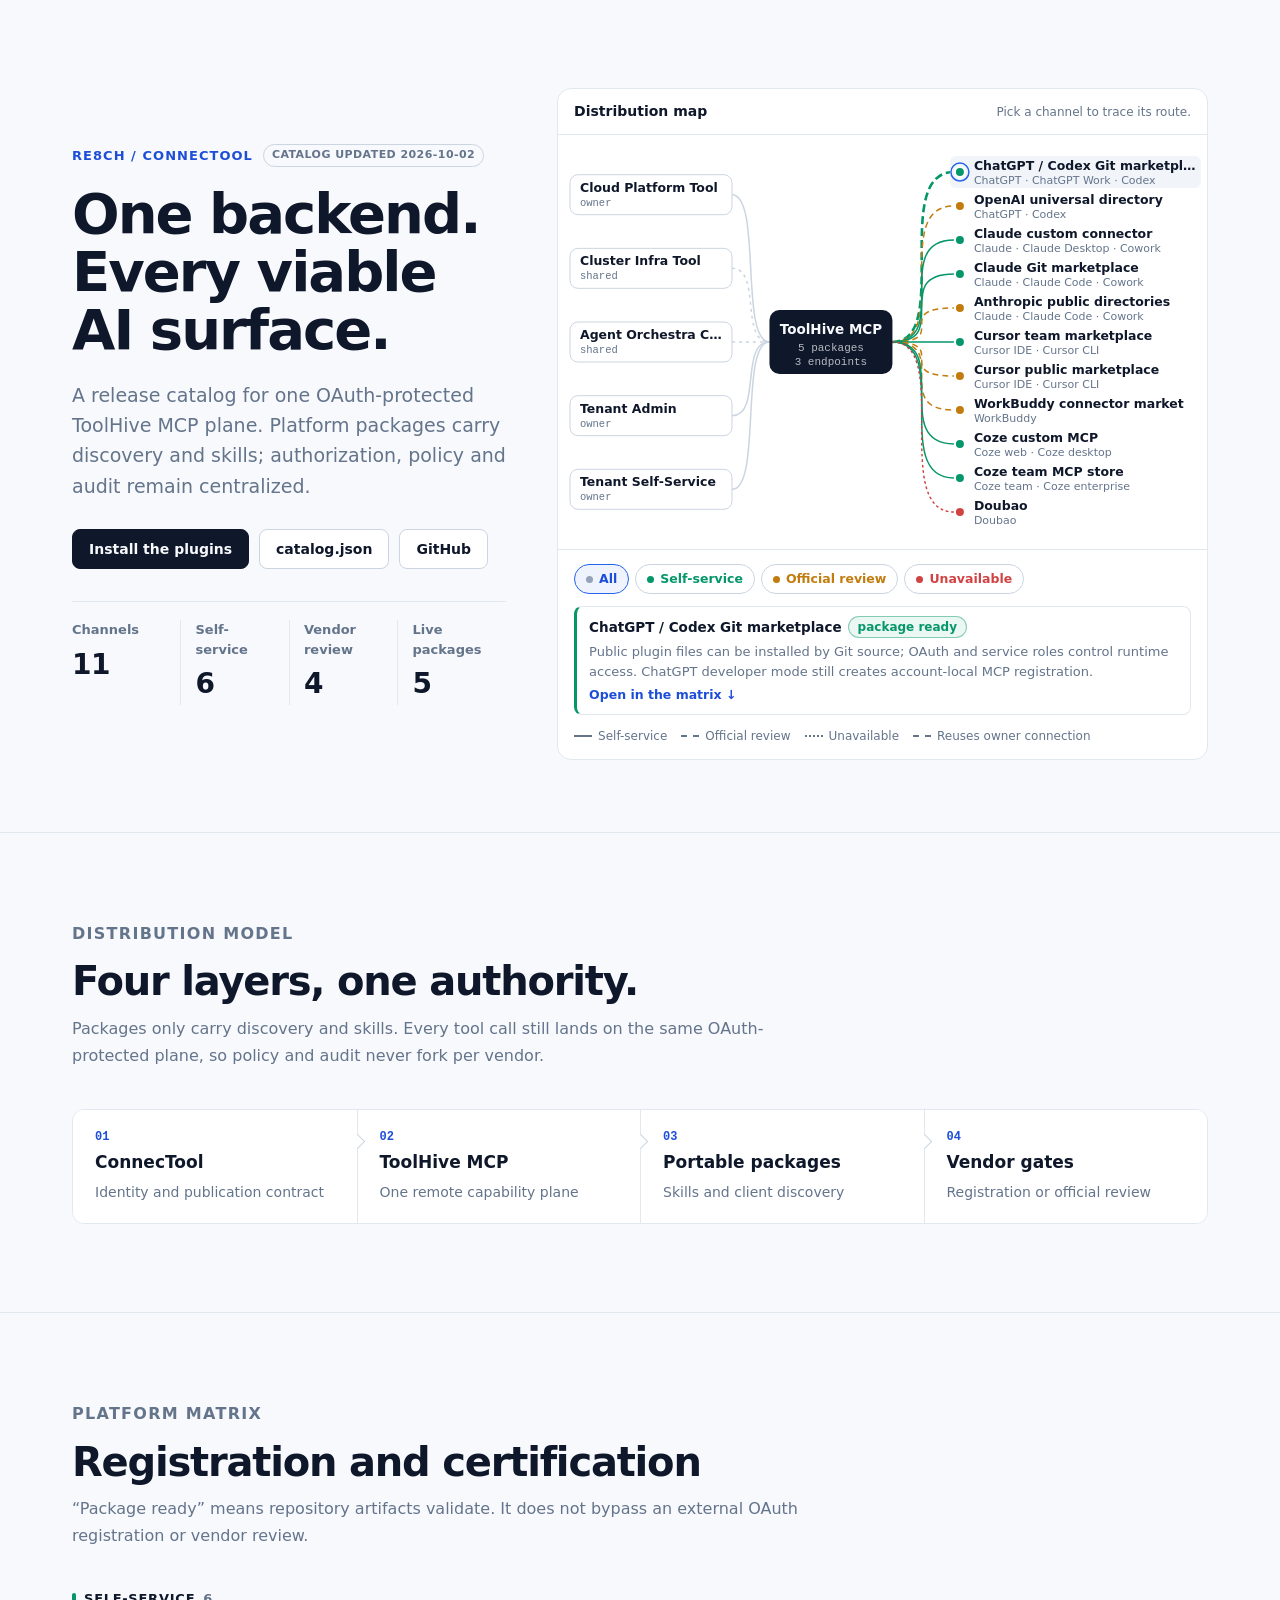
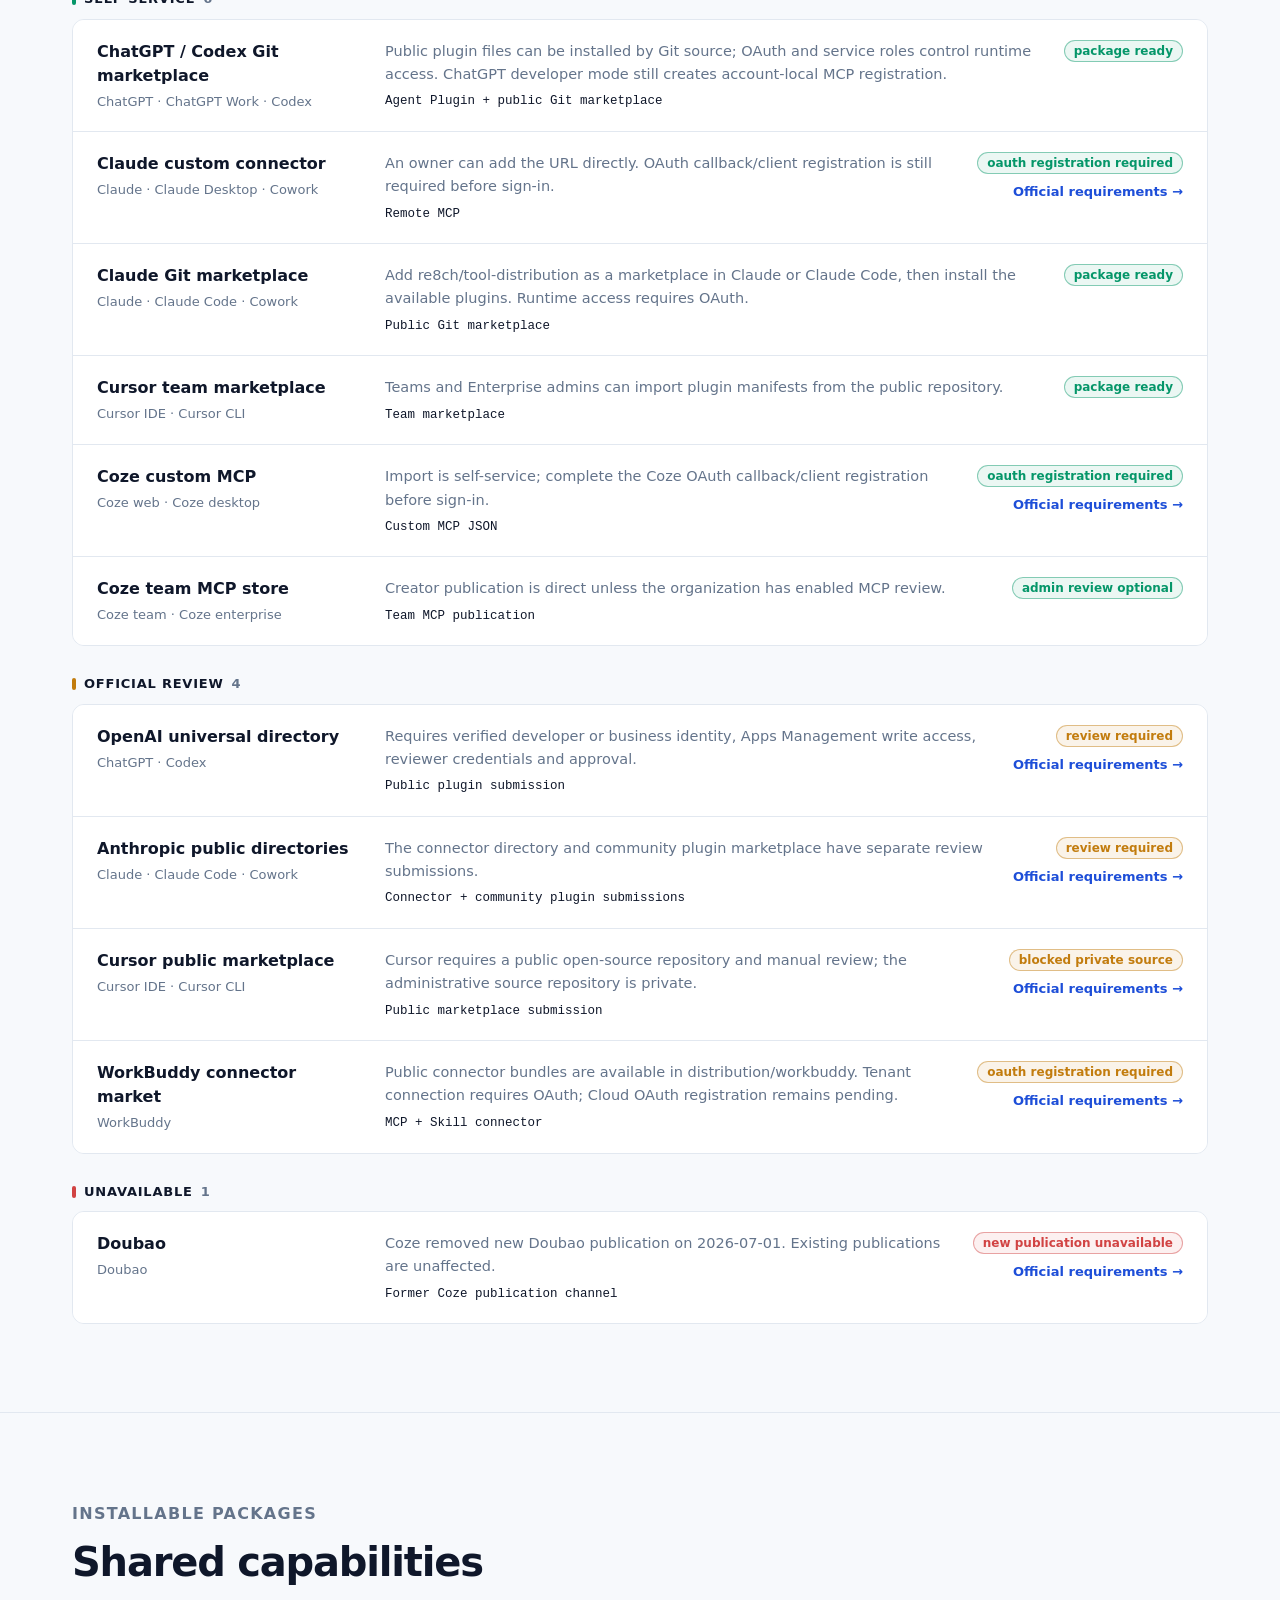
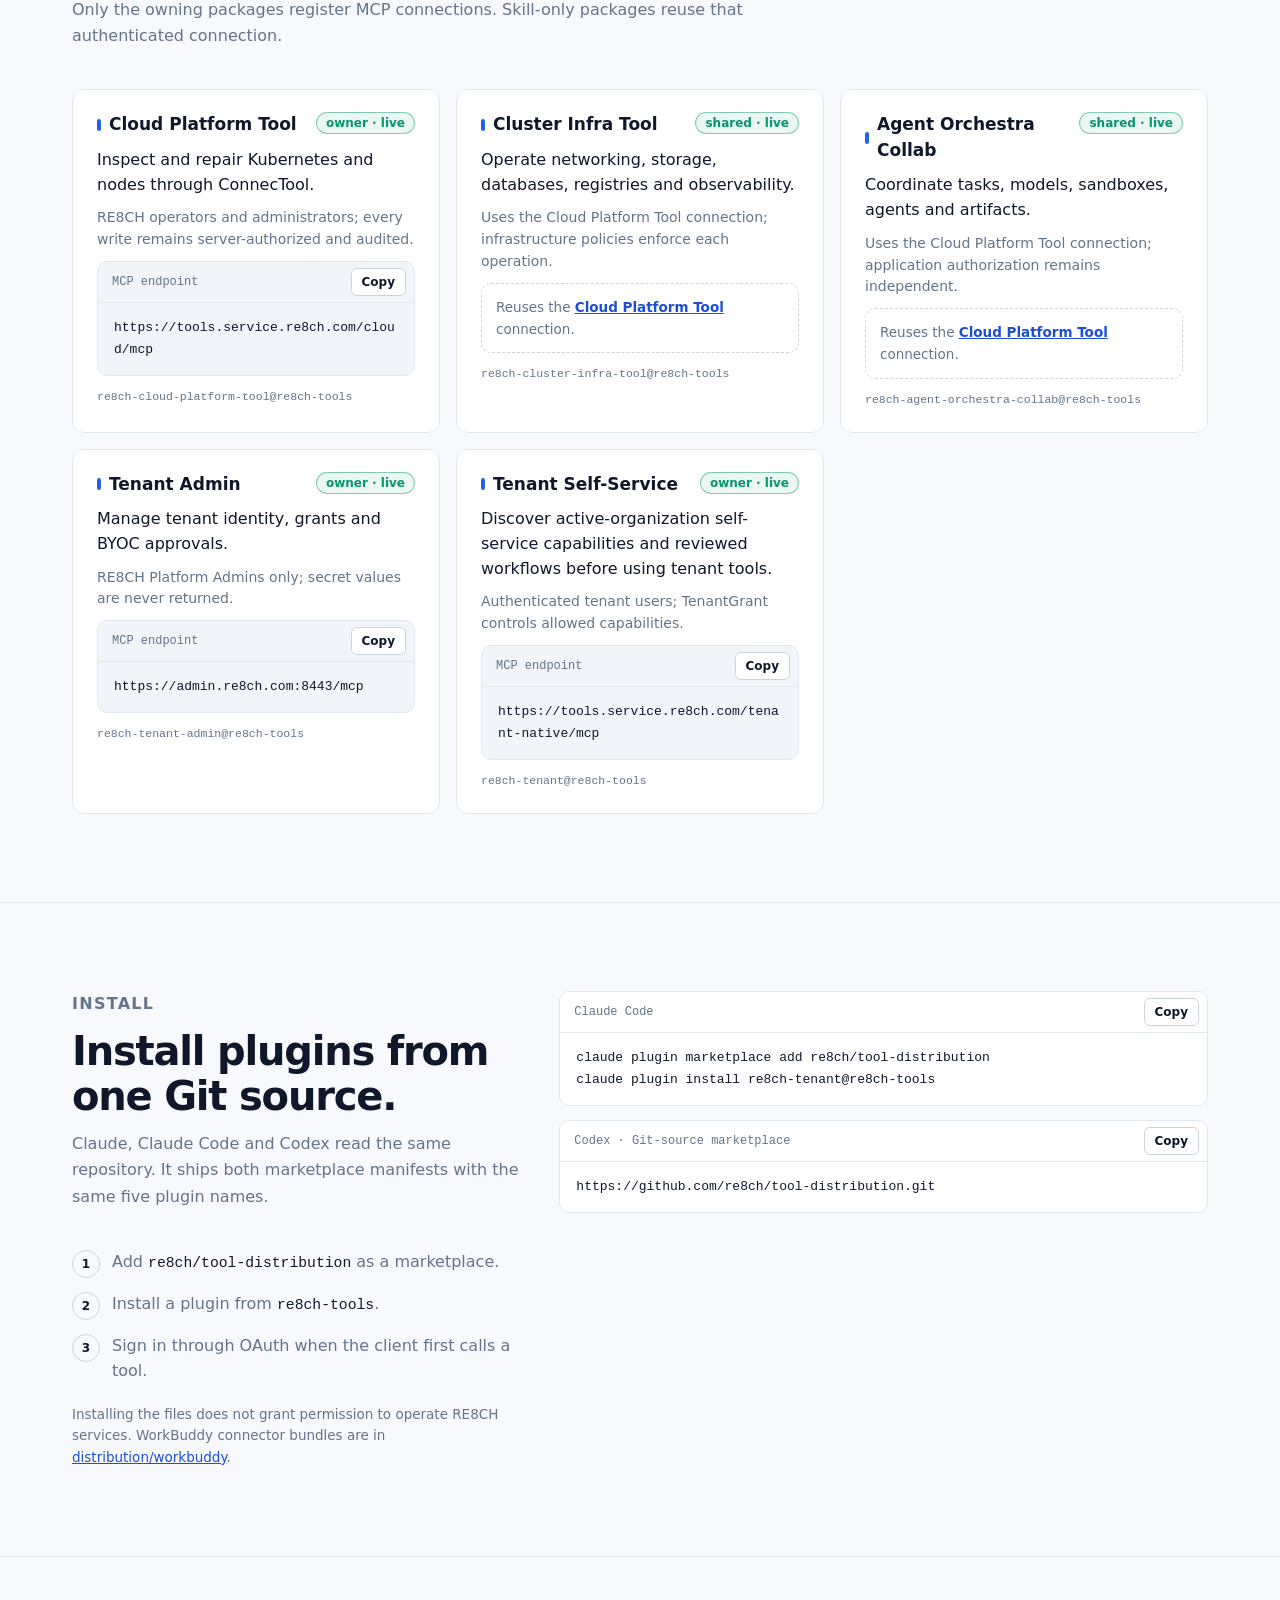
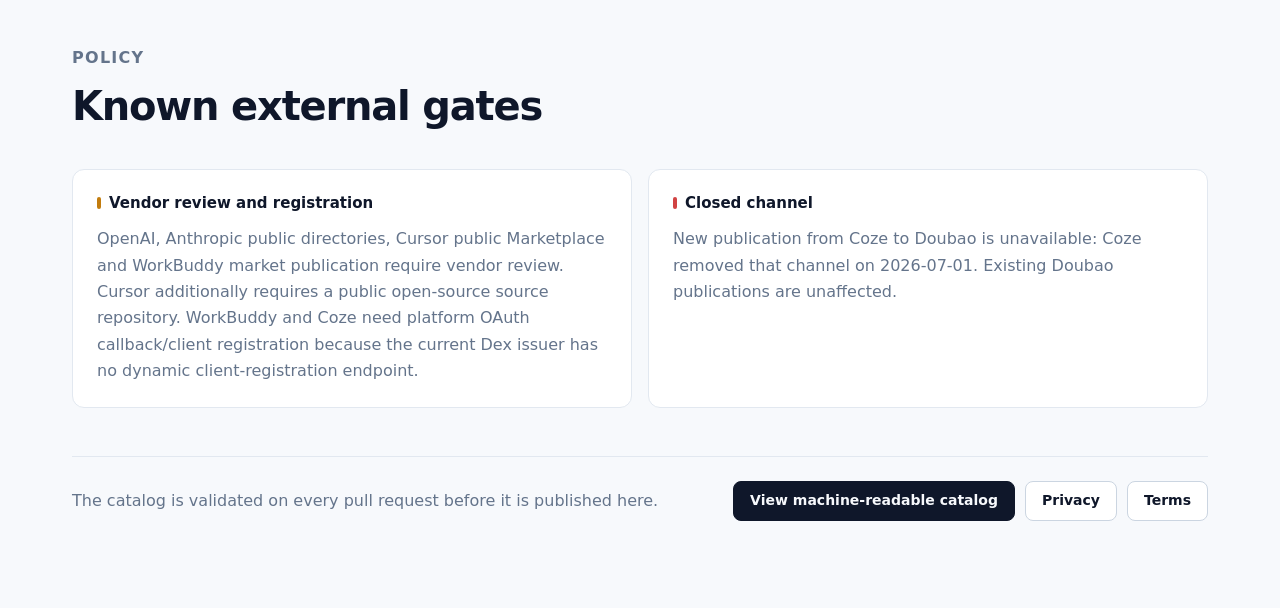
<file: docs/index.html>
<!doctype html>
<html lang="en" data-site="tool-distribution">
<head>
  <meta charset="utf-8">
  <meta name="viewport" content="width=device-width, initial-scale=1">
  <title>RE8CH Tool Distribution</title>
  <meta name="description" content="RE8CH ConnecTool distribution status across ChatGPT, Codex, Claude, Cowork, Cursor, WorkBuddy, Coze and Doubao.">
  <meta name="theme-color" content="#f7f9fc">
  <meta property="og:title" content="RE8CH Tool Distribution">
  <meta property="og:description" content="One OAuth-protected ToolHive MCP plane, packaged for every viable AI surface.">
  <meta property="og:url" content="https://re8ch.github.io/tool-distribution/">
  <link rel="canonical" href="https://re8ch.github.io/tool-distribution/">
  <link rel="sitemap" type="application/xml" title="Sitemap" href="https://re8ch.github.io/tool-distribution/sitemap.xml">
  <link rel="icon" type="image/svg+xml" href="https://brand-assets.re8ch.com/SVG/logo.svg">
  <link rel="stylesheet" href="./styles.css?v=20261028-td-1">
  <link rel="stylesheet" href="https://brand-assets.re8ch.com/dist/current/re8ch-navigator.css">
  <link rel="stylesheet" href="https://brand-assets.re8ch.com/dist/current/re8ch-footer.css">
  <script src="./boot.js?v=20261028-td-1"></script>
  <script src="https://brand-assets.re8ch.com/dist/current/re8ch-navigator.js" defer></script>
  <script src="https://brand-assets.re8ch.com/dist/current/re8ch-footer.js" defer></script>
  <script src="./site.js?v=20261028-td-1" defer></script>
  <script src="./app.js?v=20261028-td-1" defer></script>
</head>
<body>
  <div class="shell">
  <re8ch-navigator product="re8ch" brand="RE8CH Tool Distribution" locale="en" home-href="./" links='[{"label":"Map","href":"#map"},{"label":"Channels","href":"#channels"},{"label":"Packages","href":"#plugins"},{"label":"Install","href":"#install"},{"label":"Gates","href":"#gates"}]' language-options='[{"label":"English","value":"en","href":"./"}]' language-mode="available" extra-actions='[]'></re8ch-navigator>
  <main>
    <section class="hero">
      <div class="wrap hero-grid">
        <div>
          <p class="eyebrow">RE8CH / ConnecTool <span class="tag" id="updated">Distribution catalog</span></p>
          <h1>One backend. Every viable AI surface.</h1>
          <p class="lead">A release catalog for one OAuth-protected ToolHive MCP plane. Platform packages carry discovery and skills; authorization, policy and audit remain centralized.</p>
          <div class="actions"><a class="button primary" href="#install">Install the plugins</a><a class="button" href="./catalog.json">catalog.json</a><a class="button" href="https://github.com/re8ch/tool-distribution" rel="noopener">GitHub</a></div>
          <div class="stats" aria-live="polite">
            <div><span>Channels</span><strong data-stat="channels">11</strong></div>
            <div><span>Self-service</span><strong data-stat="self-service">6</strong></div>
            <div><span>Vendor review</span><strong data-stat="official-review">4</strong></div>
            <div><span>Live packages</span><strong data-stat="live">5</strong></div>
          </div>
        </div>
        <div class="figure" id="map">
          <div class="figure-head"><b>Distribution map</b><small>Pick a channel to trace its route.</small></div>
          <div class="figure-body" data-map><svg role="group" aria-label="Packages, the shared MCP plane and distribution channels"></svg></div>
          <div class="figure-foot">
            <div class="chips" data-map-filter role="group" aria-label="Filter channels">
              <button class="chip" type="button" data-filter="all" aria-pressed="true">All</button>
              <button class="chip k-ok" type="button" data-filter="self-service" aria-pressed="false">Self-service</button>
              <button class="chip k-warn" type="button" data-filter="official-review" aria-pressed="false">Official review</button>
              <button class="chip k-bad" type="button" data-filter="unavailable" aria-pressed="false">Unavailable</button>
            </div>
            <div class="verdict" data-map-caption aria-live="polite"><b>Loading catalog…</b></div>
            <div class="legend"><span class="k-ok"><i></i>Self-service</span><span class="k-warn"><i></i>Official review</span><span class="k-bad"><i></i>Unavailable</span><span class="k-shared"><i></i>Reuses owner connection</span></div>
          </div>
        </div>
      </div>
    </section>

    <section class="section" id="model">
      <div class="wrap">
        <div class="section-head"><p class="eyebrow">Distribution model</p><h2>Four layers, one authority.</h2><p>Packages only carry discovery and skills. Every tool call still lands on the same OAuth-protected plane, so policy and audit never fork per vendor.</p></div>
        <div class="layers">
          <article><span class="idx">01</span><h3>ConnecTool</h3><p>Identity and publication contract</p></article>
          <article><span class="idx">02</span><h3>ToolHive MCP</h3><p>One remote capability plane</p></article>
          <article><span class="idx">03</span><h3>Portable packages</h3><p>Skills and client discovery</p></article>
          <article><span class="idx">04</span><h3>Vendor gates</h3><p>Registration or official review</p></article>
        </div>
      </div>
    </section>

    <section class="section" id="channels">
      <div class="wrap">
        <div class="section-head"><p class="eyebrow">Platform matrix</p><h2>Registration and certification</h2><p>“Package ready” means repository artifacts validate. It does not bypass an external OAuth registration or vendor review.</p></div>
        <div data-channels aria-live="polite"><p class="note">Loading catalog…</p></div>
      </div>
    </section>

    <section class="section" id="plugins">
      <div class="wrap">
        <div class="section-head"><p class="eyebrow">Installable packages</p><h2>Shared capabilities</h2><p>Only the owning packages register MCP connections. Skill-only packages reuse that authenticated connection.</p></div>
        <div class="packages" data-plugins aria-live="polite"></div>
      </div>
    </section>

    <section class="section" id="install">
      <div class="wrap install">
        <div>
          <div class="section-head"><p class="eyebrow">Install</p><h2>Install plugins from one Git source.</h2><p>Claude, Claude Code and Codex read the same repository. It ships both marketplace manifests with the same five plugin names.</p></div>
          <ol class="steps">
            <li><span>Add <code>re8ch/tool-distribution</code> as a marketplace.</span></li>
            <li><span>Install a plugin from <code>re8ch-tools</code>.</span></li>
            <li><span>Sign in through OAuth when the client first calls a tool.</span></li>
          </ol>
          <p class="note">Installing the files does not grant permission to operate RE8CH services. WorkBuddy connector bundles are in <a href="https://github.com/re8ch/tool-distribution/tree/main/distribution/workbuddy" rel="noopener">distribution/workbuddy</a>.</p>
        </div>
        <div class="code-stack">
          <div class="code">
            <div class="code-head"><span>Claude Code</span><button class="copy" type="button" data-copy-target="code-claude">Copy</button></div>
            <pre id="code-claude">claude plugin marketplace add re8ch/tool-distribution
claude plugin install re8ch-tenant@re8ch-tools</pre>
          </div>
          <div class="code">
            <div class="code-head"><span>Codex · Git-source marketplace</span><button class="copy" type="button" data-copy-target="code-codex">Copy</button></div>
            <pre id="code-codex">https://github.com/re8ch/tool-distribution.git</pre>
          </div>
        </div>
      </div>
    </section>

    <section class="section" id="gates">
      <div class="wrap">
        <div class="section-head"><p class="eyebrow">Policy</p><h2>Known external gates</h2></div>
        <div class="split">
          <div class="panel warn"><h3>Vendor review and registration</h3><p>OpenAI, Anthropic public directories, Cursor public Marketplace and WorkBuddy market publication require vendor review. Cursor additionally requires a public open-source source repository. WorkBuddy and Coze need platform OAuth callback/client registration because the current Dex issuer has no dynamic client-registration endpoint.</p></div>
          <div class="panel bad"><h3>Closed channel</h3><p>New publication from Coze to Doubao is unavailable: Coze removed that channel on 2026-07-01. Existing Doubao publications are unaffected.</p></div>
        </div>
        <div class="closing">
          <p>The catalog is validated on every pull request before it is published here.</p>
          <div class="actions"><a class="button primary" href="https://github.com/re8ch/tool-distribution">View machine-readable catalog</a><a class="button" href="./privacy.html">Privacy</a><a class="button" href="./terms.html">Terms</a></div>
        </div>
      </div>
    </section>
  </main>
  <re8ch-footer active-product="re8ch" locale="en" theme="light" language-options='[{"label":"English","value":"en","href":"./"}]' language-mode="available" brand-logo="https://brand-assets.re8ch.com/SVG/logo.svg"></re8ch-footer>
  </div>
</body>
</html>
</file>
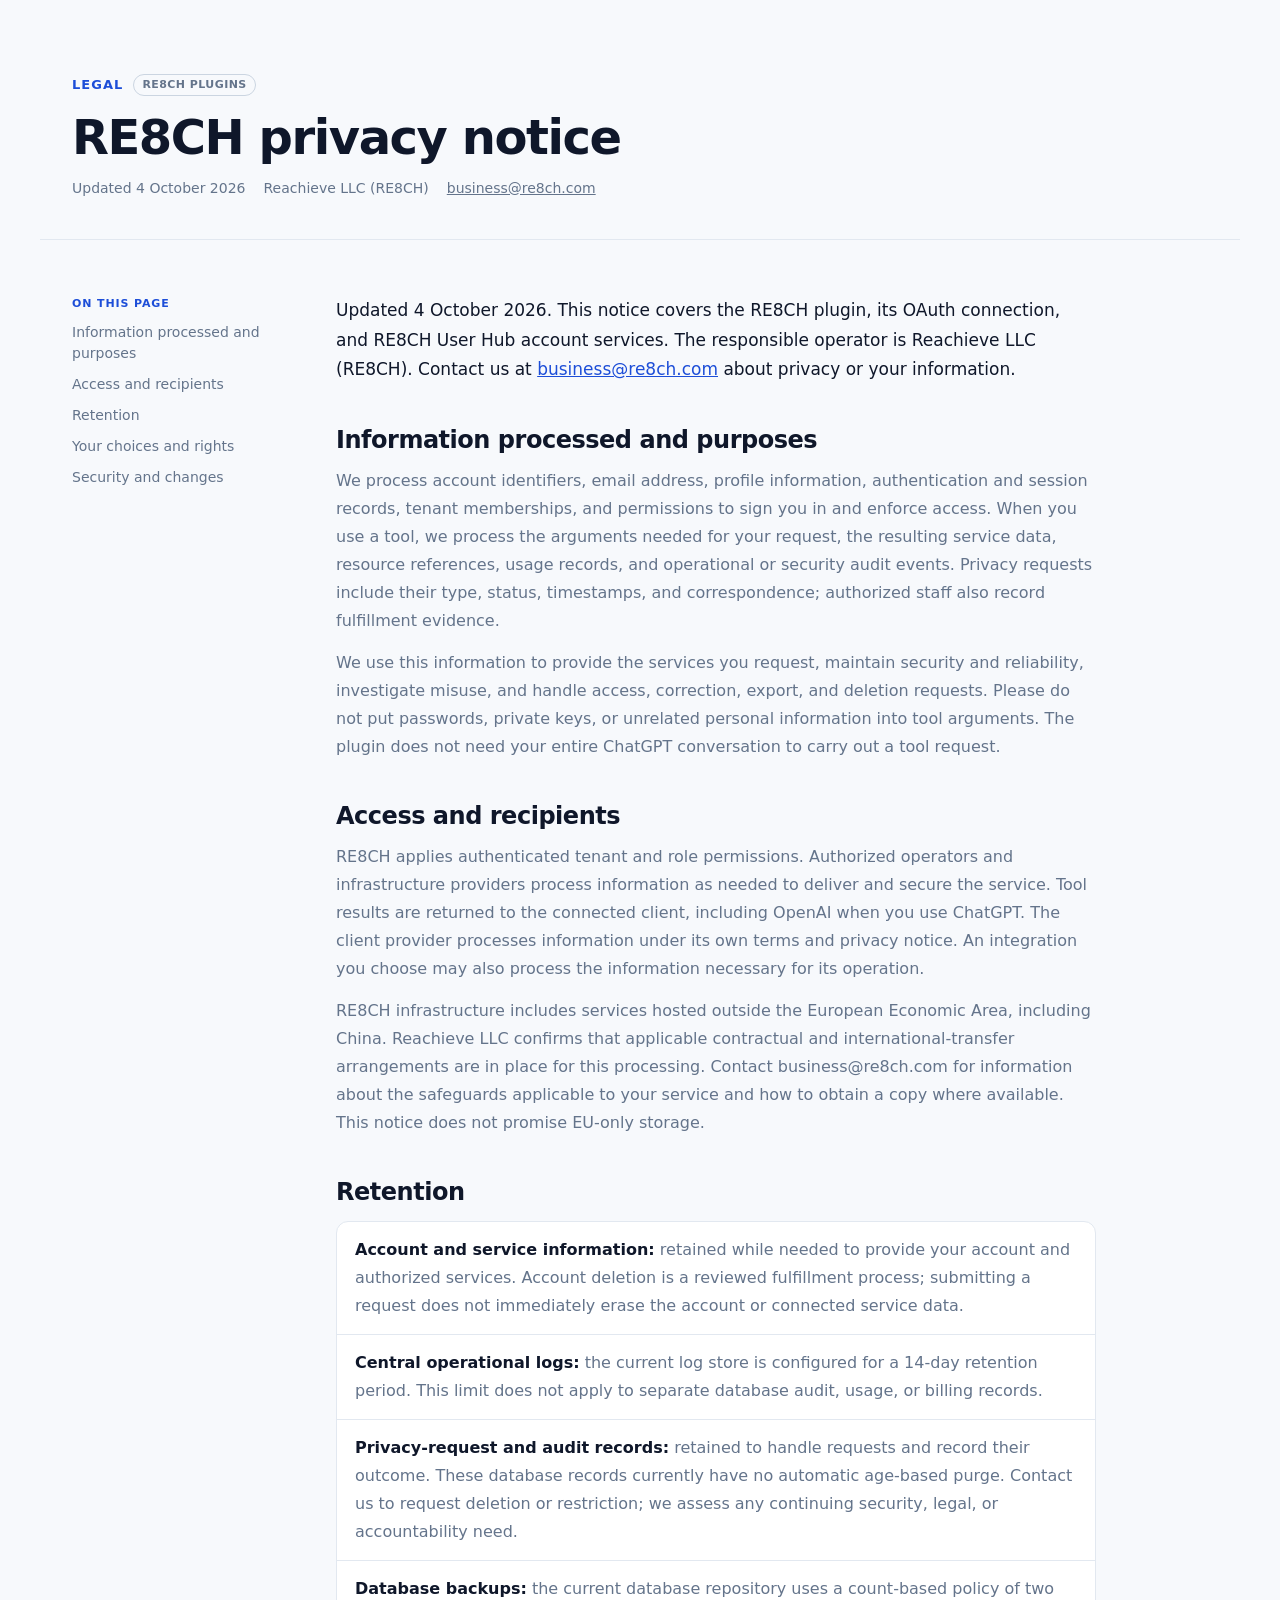
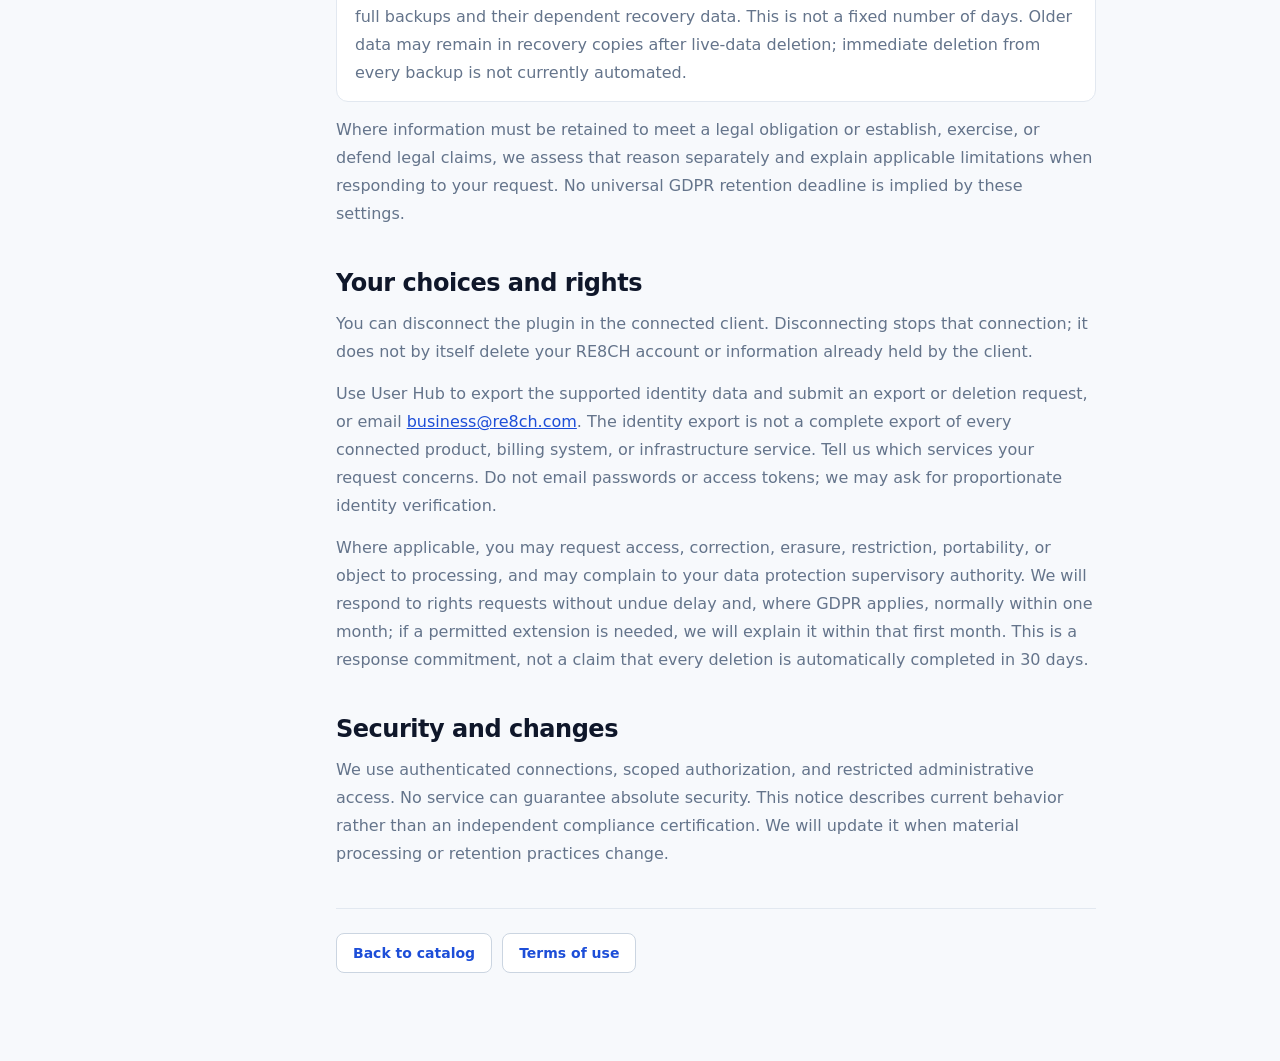
<file: docs/privacy.html>
<!doctype html>
<html lang="en" data-site="tool-distribution">
<head>
  <meta charset="utf-8">
  <meta name="viewport" content="width=device-width, initial-scale=1">
  <title>Privacy · RE8CH Plugins</title>
  <meta name="description" content="How RE8CH processes information for its plugins, OAuth connection and User Hub account services.">
  <meta name="theme-color" content="#f7f9fc">
  <link rel="canonical" href="https://re8ch.github.io/tool-distribution/privacy.html">
  <link rel="icon" type="image/svg+xml" href="https://brand-assets.re8ch.com/SVG/logo.svg">
  <link rel="stylesheet" href="./styles.css?v=20261028-td-1">
  <link rel="stylesheet" href="https://brand-assets.re8ch.com/dist/current/re8ch-navigator.css">
  <link rel="stylesheet" href="https://brand-assets.re8ch.com/dist/current/re8ch-footer.css">
  <script src="./boot.js?v=20261028-td-1"></script>
  <script src="https://brand-assets.re8ch.com/dist/current/re8ch-navigator.js" defer></script>
  <script src="https://brand-assets.re8ch.com/dist/current/re8ch-footer.js" defer></script>
  <script src="./site.js?v=20261028-td-1" defer></script>
</head>
<body>
  <div class="shell">
  <re8ch-navigator product="re8ch" brand="RE8CH Tool Distribution" locale="en" home-href="./" links='[{"label":"Catalog","href":"./"},{"label":"Privacy","href":"./privacy.html"},{"label":"Terms","href":"./terms.html"}]' language-options='[{"label":"English","value":"en","href":"./privacy.html"}]' language-mode="available" extra-actions='[]'></re8ch-navigator>
  <main>
    <section class="doc-hero"><div class="wrap">
      <p class="eyebrow">Legal <span class="tag">RE8CH plugins</span></p>
      <h1>RE8CH privacy notice</h1>
      <div class="doc-meta"><span>Updated 4 October 2026</span><span>Reachieve LLC (RE8CH)</span><a href="mailto:business@re8ch.com">business@re8ch.com</a></div>
    </div></section>
    <div class="wrap doc-layout">
      <nav class="toc" aria-label="On this page"><span>On this page</span>
        <a href="#information">Information processed and purposes</a>
        <a href="#recipients">Access and recipients</a>
        <a href="#retention">Retention</a>
        <a href="#rights">Your choices and rights</a>
        <a href="#security">Security and changes</a>
      </nav>
      <article class="prose">
<p class="lede">Updated 4 October 2026. This notice covers the RE8CH plugin, its OAuth connection, and RE8CH User Hub account services. The responsible operator is Reachieve LLC (RE8CH). Contact us at <a href="mailto:business@re8ch.com">business@re8ch.com</a> about privacy or your information.</p>
<h2 id="information">Information processed and purposes</h2>
<p>We process account identifiers, email address, profile information, authentication and session records, tenant memberships, and permissions to sign you in and enforce access. When you use a tool, we process the arguments needed for your request, the resulting service data, resource references, usage records, and operational or security audit events. Privacy requests include their type, status, timestamps, and correspondence; authorized staff also record fulfillment evidence.</p>
<p>We use this information to provide the services you request, maintain security and reliability, investigate misuse, and handle access, correction, export, and deletion requests. Please do not put passwords, private keys, or unrelated personal information into tool arguments. The plugin does not need your entire ChatGPT conversation to carry out a tool request.</p>
<h2 id="recipients">Access and recipients</h2>
<p>RE8CH applies authenticated tenant and role permissions. Authorized operators and infrastructure providers process information as needed to deliver and secure the service. Tool results are returned to the connected client, including OpenAI when you use ChatGPT. The client provider processes information under its own terms and privacy notice. An integration you choose may also process the information necessary for its operation.</p>
<p>RE8CH infrastructure includes services hosted outside the European Economic Area, including China. Reachieve LLC confirms that applicable contractual and international-transfer arrangements are in place for this processing. Contact business@re8ch.com for information about the safeguards applicable to your service and how to obtain a copy where available. This notice does not promise EU-only storage.</p>
<h2 id="retention">Retention</h2>
<ul>
<li><strong>Account and service information:</strong> retained while needed to provide your account and authorized services. Account deletion is a reviewed fulfillment process; submitting a request does not immediately erase the account or connected service data.</li>
<li><strong>Central operational logs:</strong> the current log store is configured for a 14-day retention period. This limit does not apply to separate database audit, usage, or billing records.</li>
<li><strong>Privacy-request and audit records:</strong> retained to handle requests and record their outcome. These database records currently have no automatic age-based purge. Contact us to request deletion or restriction; we assess any continuing security, legal, or accountability need.</li>
<li><strong>Database backups:</strong> the current database repository uses a count-based policy of two full backups and their dependent recovery data. This is not a fixed number of days. Older data may remain in recovery copies after live-data deletion; immediate deletion from every backup is not currently automated.</li>
</ul>
<p>Where information must be retained to meet a legal obligation or establish, exercise, or defend legal claims, we assess that reason separately and explain applicable limitations when responding to your request. No universal GDPR retention deadline is implied by these settings.</p>
<h2 id="rights">Your choices and rights</h2>
<p>You can disconnect the plugin in the connected client. Disconnecting stops that connection; it does not by itself delete your RE8CH account or information already held by the client.</p>
<p>Use User Hub to export the supported identity data and submit an export or deletion request, or email <a href="mailto:business@re8ch.com">business@re8ch.com</a>. The identity export is not a complete export of every connected product, billing system, or infrastructure service. Tell us which services your request concerns. Do not email passwords or access tokens; we may ask for proportionate identity verification.</p>
<p>Where applicable, you may request access, correction, erasure, restriction, portability, or object to processing, and may complain to your data protection supervisory authority. We will respond to rights requests without undue delay and, where GDPR applies, normally within one month; if a permitted extension is needed, we will explain it within that first month. This is a response commitment, not a claim that every deletion is automatically completed in 30 days.</p>
<h2 id="security">Security and changes</h2>
<p>We use authenticated connections, scoped authorization, and restricted administrative access. No service can guarantee absolute security. This notice describes current behavior rather than an independent compliance certification. We will update it when material processing or retention practices change.</p>
<div class="actions"><a class="button" href="./">Back to catalog</a><a class="button" href="./terms.html">Terms of use</a></div>
      </article>
    </div>
  </main>
  <re8ch-footer active-product="re8ch" locale="en" theme="light" language-options='[{"label":"English","value":"en","href":"./privacy.html"}]' language-mode="available" brand-logo="https://brand-assets.re8ch.com/SVG/logo.svg"></re8ch-footer>
  </div>
</body>
</html>
</file>
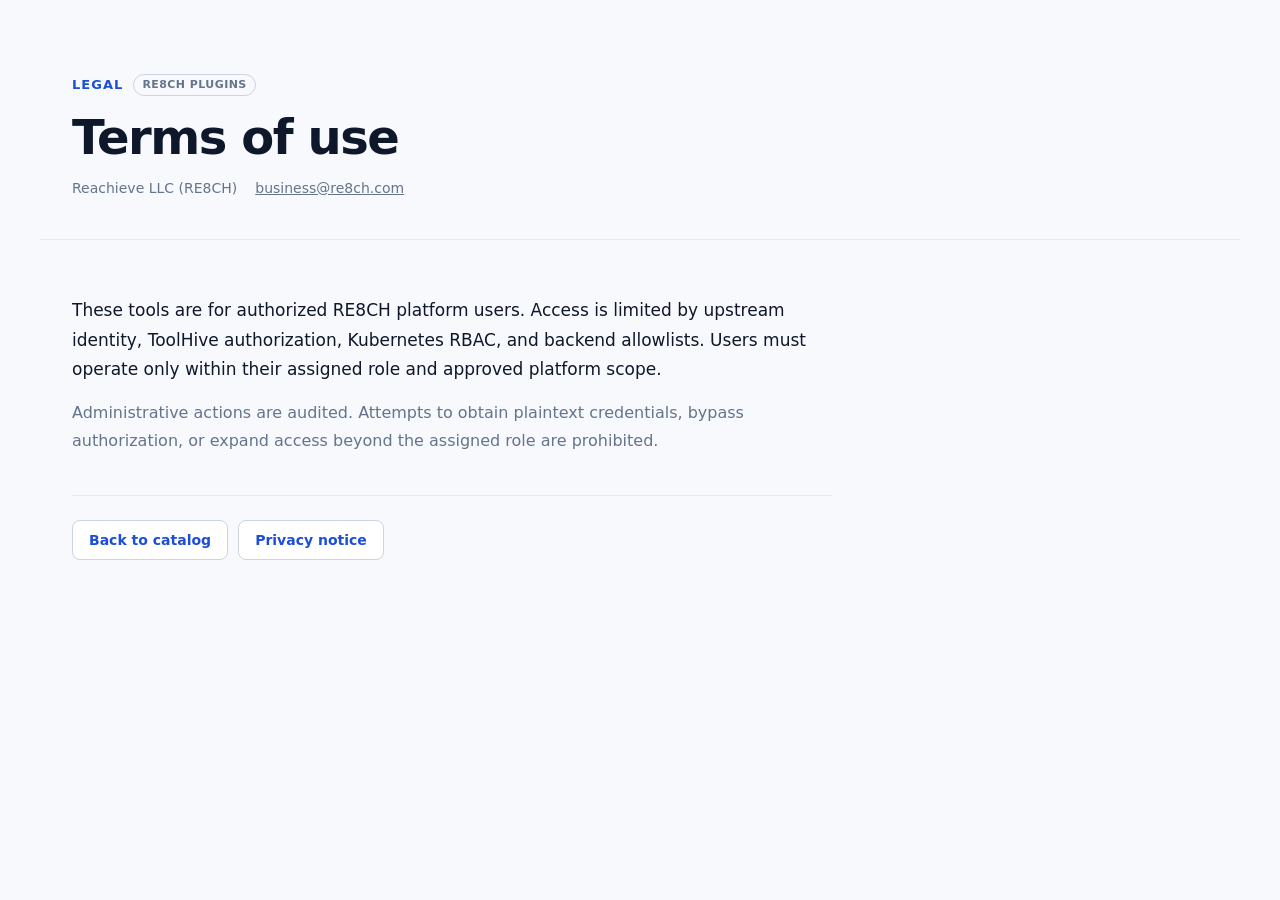
<file: docs/terms.html>
<!doctype html>
<html lang="en" data-site="tool-distribution">
<head>
  <meta charset="utf-8">
  <meta name="viewport" content="width=device-width, initial-scale=1">
  <title>Terms · RE8CH Plugins</title>
  <meta name="description" content="Terms of use for RE8CH platform tools and plugins.">
  <meta name="theme-color" content="#f7f9fc">
  <link rel="canonical" href="https://re8ch.github.io/tool-distribution/terms.html">
  <link rel="icon" type="image/svg+xml" href="https://brand-assets.re8ch.com/SVG/logo.svg">
  <link rel="stylesheet" href="./styles.css?v=20261028-td-1">
  <link rel="stylesheet" href="https://brand-assets.re8ch.com/dist/current/re8ch-navigator.css">
  <link rel="stylesheet" href="https://brand-assets.re8ch.com/dist/current/re8ch-footer.css">
  <script src="./boot.js?v=20261028-td-1"></script>
  <script src="https://brand-assets.re8ch.com/dist/current/re8ch-navigator.js" defer></script>
  <script src="https://brand-assets.re8ch.com/dist/current/re8ch-footer.js" defer></script>
  <script src="./site.js?v=20261028-td-1" defer></script>
</head>
<body>
  <div class="shell">
  <re8ch-navigator product="re8ch" brand="RE8CH Tool Distribution" locale="en" home-href="./" links='[{"label":"Catalog","href":"./"},{"label":"Privacy","href":"./privacy.html"},{"label":"Terms","href":"./terms.html"}]' language-options='[{"label":"English","value":"en","href":"./terms.html"}]' language-mode="available" extra-actions='[]'></re8ch-navigator>
  <main>
    <section class="doc-hero"><div class="wrap">
      <p class="eyebrow">Legal <span class="tag">RE8CH plugins</span></p>
      <h1>Terms of use</h1>
      <div class="doc-meta"><span>Reachieve LLC (RE8CH)</span><a href="mailto:business@re8ch.com">business@re8ch.com</a></div>
    </div></section>
    <div class="wrap doc-layout single">
      <article class="prose">
<p class="lede">These tools are for authorized RE8CH platform users. Access is limited by upstream identity, ToolHive authorization, Kubernetes RBAC, and backend allowlists. Users must operate only within their assigned role and approved platform scope.</p>
<p>Administrative actions are audited. Attempts to obtain plaintext credentials, bypass authorization, or expand access beyond the assigned role are prohibited.</p>
<div class="actions"><a class="button" href="./">Back to catalog</a><a class="button" href="./privacy.html">Privacy notice</a></div>
      </article>
    </div>
  </main>
  <re8ch-footer active-product="re8ch" locale="en" theme="light" language-options='[{"label":"English","value":"en","href":"./terms.html"}]' language-mode="available" brand-logo="https://brand-assets.re8ch.com/SVG/logo.svg"></re8ch-footer>
  </div>
</body>
</html>
</file>
<file: docs/styles.css>
/* RE8CH Tool Distribution. Same light system and tokens as the RE8CH product and cloud sites:
   light paper, borders over shadows, no decorative backgrounds. */
:root {
  color-scheme: light;
  --paper: #f7f9fc;
  --surface: #ffffff;
  --surface-2: #f1f5f9;
  --ink: #0f172a;
  --muted: #64748b;
  --faint: #94a3b8;
  --line: #e2e8f0;
  --line-strong: #cbd5e1;
  --accent: #2563eb;
  --accent-ink: #1d4ed8;
  --accent-soft: rgba(37, 99, 235, .08);
  --ok: #059669;
  --ok-soft: rgba(5, 150, 105, .08);
  --warn: #c27c0e;
  --warn-soft: rgba(194, 124, 14, .09);
  --bad: #d14343;
  --bad-soft: rgba(209, 67, 67, .08);
  --unknown: #94a3b8;
  --mono: ui-monospace, SFMono-Regular, Menlo, Consolas, monospace;
}
:root[data-theme="dark"] {
  color-scheme: dark;
  --paper: #07111d;
  --surface: #0c1828;
  --surface-2: #102236;
  --ink: #eef4fb;
  --muted: #9aabbf;
  --faint: #6b7d93;
  --line: rgba(226, 236, 248, .12);
  --line-strong: rgba(226, 236, 248, .22);
  --accent: #60a5fa;
  --accent-ink: #93c5fd;
  --accent-soft: rgba(96, 165, 250, .12);
  --ok: #34d399;
  --ok-soft: rgba(52, 211, 153, .1);
  --warn: #f5b942;
  --warn-soft: rgba(245, 185, 66, .1);
  --bad: #f87171;
  --bad-soft: rgba(248, 113, 113, .1);
  --unknown: #6b7d93;
}

* { box-sizing: border-box; }
html { background: var(--paper); color: var(--ink); font-family: Inter, ui-sans-serif, system-ui, -apple-system, BlinkMacSystemFont, "Segoe UI", "PingFang SC", "Microsoft YaHei", sans-serif; line-height: 1.5; scroll-padding-top: 84px; text-size-adjust: 100%; }
body { margin: 0; background: var(--paper); overflow-x: clip; }
a { color: inherit; }
button { font: inherit; color: inherit; }
button:focus-visible, a:focus-visible, [tabindex]:focus-visible { outline: 2px solid var(--accent); outline-offset: 3px; }
h1, h2, h3, p { margin: 0; }
code { font-family: var(--mono); font-size: .92em; }
re8ch-navigator { overflow-x: clip; }

.shell { min-height: 100svh; overflow-x: clip; }
.wrap { margin: 0 auto; max-width: 1200px; padding: 0 clamp(16px, 4vw, 32px); }
.eyebrow { align-items: center; color: var(--accent-ink); display: inline-flex; flex-wrap: wrap; font-size: 13px; font-weight: 750; gap: 10px; letter-spacing: .08em; text-transform: uppercase; }
.eyebrow .tag { border: 1px solid var(--line-strong); border-radius: 999px; color: var(--muted); font-size: 11px; font-weight: 650; letter-spacing: .04em; padding: 2px 8px; }
.note { color: var(--muted); font-size: 13.5px; line-height: 1.6; }
.note a { color: var(--accent-ink); }
.error { color: var(--bad); }

.button { align-items: center; background: var(--surface); border: 1px solid var(--line-strong); border-radius: 8px; color: var(--ink); cursor: pointer; display: inline-flex; font-size: 14px; font-weight: 650; gap: 8px; justify-content: center; min-height: 40px; padding: 0 16px; text-decoration: none; transition: border-color .15s, background .15s; }
.button:hover { border-color: var(--faint); }
.button.primary { background: var(--ink); border-color: var(--ink); color: var(--paper); }
.button.primary:hover { opacity: .9; }
.actions { display: flex; flex-wrap: wrap; gap: 10px; margin-top: 28px; }

/* Status tones */
.state { border: 1px solid var(--line-strong); border-radius: 999px; color: var(--muted); display: inline-block; font-size: 12px; font-weight: 650; line-height: 1.5; padding: 1px 9px; white-space: nowrap; }
.state.tone-ok { background: var(--ok-soft); border-color: color-mix(in srgb, var(--ok) 45%, transparent); color: var(--ok); }
.state.tone-warn { background: var(--warn-soft); border-color: color-mix(in srgb, var(--warn) 45%, transparent); color: var(--warn); }
.state.tone-bad { background: var(--bad-soft); border-color: color-mix(in srgb, var(--bad) 45%, transparent); color: var(--bad); }

/* Hero */
.hero { padding: clamp(40px, 7vw, 88px) 0 clamp(40px, 6vw, 72px); }
.hero-grid { align-items: center; display: grid; gap: clamp(28px, 4vw, 56px); grid-template-columns: minmax(0, 4fr) minmax(0, 6fr); }
.hero h1 { font-size: clamp(36px, 4.6vw, 56px); font-weight: 820; letter-spacing: -.035em; line-height: 1.04; margin: 18px 0 20px; text-wrap: balance; }
.lead { color: var(--muted); font-size: clamp(16px, 1.6vw, 19px); line-height: 1.6; max-width: 560px; }
.stats { border-top: 1px solid var(--line); display: grid; grid-template-columns: repeat(4, minmax(0, 1fr)); margin-top: 32px; padding-top: 18px; }
.stats div { border-left: 1px solid var(--line); min-width: 0; padding: 0 14px; }
.stats div:first-child { border-left: 0; padding-left: 0; }
.stats span { color: var(--muted); display: block; font-size: 13px; font-weight: 600; }
.stats strong { display: block; font-size: clamp(22px, 2.4vw, 28px); font-variant-numeric: tabular-nums; font-weight: 780; letter-spacing: -.02em; margin-top: 4px; }

/* Distribution map */
.figure { background: var(--surface); border: 1px solid var(--line); border-radius: 14px; min-width: 0; overflow: hidden; }
.figure-head { align-items: center; border-bottom: 1px solid var(--line); display: flex; flex-wrap: wrap; gap: 8px 14px; justify-content: space-between; padding: 12px 16px; }
.figure-head b { font-size: 14px; }
.figure-head small { color: var(--muted); font-size: 12px; }
.figure-body { min-height: 200px; padding: 6px 0; }
.figure svg { display: block; width: 100%; }
.figure-foot { border-top: 1px solid var(--line); display: grid; gap: 12px; padding: 14px 16px; }
.chips { display: flex; flex-wrap: wrap; gap: 6px; }
.chip { align-items: center; background: var(--surface); border: 1px solid var(--line-strong); border-radius: 999px; cursor: pointer; display: inline-flex; font-size: 12.5px; font-weight: 600; gap: 6px; min-height: 30px; padding: 0 11px; }
.chip::before { background: var(--faint); border-radius: 50%; content: ""; height: 7px; width: 7px; }
.chip.k-ok::before { background: var(--ok); } .chip.k-warn::before { background: var(--warn); } .chip.k-bad::before { background: var(--bad); }
.chip[aria-pressed="true"] { background: var(--accent-soft); border-color: var(--accent); color: var(--accent-ink); }
.verdict { border: 1px solid var(--line); border-left: 3px solid var(--line-strong); border-radius: 8px; display: grid; font-size: 13px; gap: 4px; min-height: 92px; padding: 9px 12px; }
.verdict b { align-items: center; display: flex; flex-wrap: wrap; font-size: 13.5px; gap: 6px; }
.verdict span:not(.state) { color: var(--muted); line-height: 1.55; }
.verdict a { color: var(--accent-ink); font-size: 12.5px; font-weight: 650; text-decoration: none; }
.verdict a:hover { text-decoration: underline; }
.verdict[data-state="ok"] { border-left-color: var(--ok); }
.verdict[data-state="warn"] { border-left-color: var(--warn); }
.verdict[data-state="bad"] { border-left-color: var(--bad); }
.legend { display: flex; flex-wrap: wrap; gap: 6px 14px; }
.legend span { align-items: center; color: var(--muted); display: inline-flex; font-size: 12px; gap: 6px; }
.legend i { border-top: 2px solid currentColor; display: inline-block; width: 18px; }
.k-ok { color: var(--ok); } .k-warn { color: var(--warn); } .k-bad { color: var(--bad); } .k-shared { color: var(--faint); }
.legend .k-warn i { border-top-style: dashed; } .legend .k-bad i { border-top-style: dotted; } .legend .k-shared i { border-top-style: dashed; }

.svg-title { fill: var(--ink); font: 650 12.5px Inter, ui-sans-serif, system-ui, sans-serif; }
.svg-label { fill: var(--muted); font: 500 11px Inter, ui-sans-serif, system-ui, sans-serif; }
.svg-mono { fill: var(--muted); font: 10.5px var(--mono); }
.svg-box { fill: var(--surface); stroke: var(--line-strong); }
.svg-hub { fill: var(--ink); }
.svg-hub-title { fill: var(--paper); font: 750 13.5px Inter, ui-sans-serif, system-ui, sans-serif; }
.svg-hub-sub { fill: var(--paper); font: 11px var(--mono); opacity: .72; }
.map-link { fill: none; stroke: var(--line-strong); stroke-width: 1.5; }
.map-link.is-shared { stroke-dasharray: 3 4; }
.map-route { fill: none; stroke-width: 1.5; transition: opacity .2s, stroke-width .2s; }
.map-route.tone-ok { stroke: var(--ok); }
.map-route.tone-warn { stroke: var(--warn); stroke-dasharray: 6 4; }
.map-route.tone-bad { stroke: var(--bad); stroke-dasharray: 1.5 4; stroke-linecap: round; }
.map-route.is-dim { opacity: .12; }
.map-route.is-selected { stroke-width: 2.6; }
.map-route.tone-ok.is-selected { stroke-dasharray: 8 4; animation: route-flow 1.1s linear infinite; }
@keyframes route-flow { to { stroke-dashoffset: -12; } }
.hit { cursor: pointer; transition: opacity .2s; }
.hit:focus { outline: none; }
.hit.is-dim { opacity: .3; }
.hit-area { fill: transparent; }
.hit:hover .hit-area, .hit[aria-pressed="true"] .hit-area { fill: var(--surface-2); }
.hit:focus-visible .hit-area { stroke: var(--accent); stroke-width: 1.5; }
.map-dot { stroke: var(--surface); stroke-width: 2; }
.hit.tone-ok .map-dot { fill: var(--ok); } .hit.tone-warn .map-dot { fill: var(--warn); } .hit.tone-bad .map-dot { fill: var(--bad); }
.focus-ring { fill: none; stroke: transparent; }
.hit[aria-pressed="true"] .focus-ring { stroke: var(--accent); stroke-width: 1.5; }

/* Sections */
.section { border-top: 1px solid var(--line); padding: clamp(48px, 7vw, 88px) 0; }
.section-head { display: grid; gap: 12px; margin-bottom: clamp(24px, 4vw, 40px); max-width: 760px; }
.section-head h2 { font-size: clamp(26px, 3.4vw, 40px); font-weight: 800; letter-spacing: -.03em; line-height: 1.12; text-wrap: balance; }
.section-head p { color: var(--muted); font-size: 16px; line-height: 1.65; }

.layers { border: 1px solid var(--line); border-radius: 12px; display: grid; grid-template-columns: repeat(4, minmax(0, 1fr)); overflow: hidden; }
.layers article { background: var(--surface); border-left: 1px solid var(--line); display: grid; gap: 6px; padding: 20px 22px; position: relative; }
.layers article:first-child { border-left: 0; }
.layers article:not(:last-child)::after { background: var(--surface); border-right: 1px solid var(--line-strong); border-top: 1px solid var(--line-strong); content: ""; height: 10px; position: absolute; right: -6px; top: 26px; transform: rotate(45deg); width: 10px; z-index: 1; }
.layers .idx, .row .idx { color: var(--accent-ink); font: 700 12px var(--mono); }
.layers h3 { font-size: 17px; font-weight: 750; }
.layers p { color: var(--muted); font-size: 14px; line-height: 1.55; }

.group + .group { margin-top: 28px; }
.group-head { align-items: center; display: flex; font-size: 13px; font-weight: 750; gap: 8px; letter-spacing: .06em; margin-bottom: 10px; text-transform: uppercase; }
.group-head::before { border-radius: 2px; content: ""; height: 12px; width: 4px; }
.group-head.tone-ok::before { background: var(--ok); } .group-head.tone-warn::before { background: var(--warn); } .group-head.tone-bad::before { background: var(--bad); }
.group-head span { color: var(--muted); font-variant-numeric: tabular-nums; font-weight: 650; }
.rows { border: 1px solid var(--line); border-radius: 12px; display: grid; overflow: hidden; }
.row { align-items: start; background: var(--surface); border-top: 1px solid var(--line); display: grid; gap: 8px 28px; grid-template-columns: minmax(0, 260px) minmax(0, 1fr) auto; padding: 20px 24px; scroll-margin-top: 96px; }
.row:first-child { border-top: 0; }
.row:target { box-shadow: inset 3px 0 0 var(--accent); }
.row h3 { font-size: 16px; font-weight: 750; }
.row .surfaces { color: var(--muted); font-size: 13px; margin-top: 4px; }
.row-text { display: grid; gap: 6px; }
.row-text p { color: var(--muted); font-size: 14.5px; line-height: 1.6; }
.row-text .integration { color: var(--ink); font: 12.5px/1.5 var(--mono); }
.row-side { align-items: flex-end; display: grid; gap: 8px; justify-items: end; }
.row-side a { color: var(--accent-ink); font-size: 13px; font-weight: 650; text-decoration: none; white-space: nowrap; }
.row-side a:hover { text-decoration: underline; }

.packages { display: grid; gap: 16px; grid-template-columns: repeat(auto-fill, minmax(min(100%, 340px), 1fr)); }
.panel { background: var(--surface); border: 1px solid var(--line); border-radius: 12px; padding: 22px 24px; }
.panel h3 { align-items: center; display: flex; font-size: 15px; font-weight: 750; gap: 8px; margin-bottom: 12px; }
.panel h3::before { background: var(--accent); border-radius: 2px; content: ""; flex: none; height: 12px; width: 4px; }
.panel.warn h3::before { background: var(--warn); } .panel.bad h3::before { background: var(--bad); }
.panel > p { color: var(--muted); line-height: 1.65; }
.package { display: grid; gap: 10px; align-content: start; scroll-margin-top: 96px; }
.package:target { border-color: var(--accent); }
.package-head { align-items: flex-start; display: flex; gap: 12px; justify-content: space-between; }
.package-head h3 { font-size: 17px; margin: 0; }
.package .summary { color: var(--ink); line-height: 1.55; }
.package .access { color: var(--muted); font-size: 14px; line-height: 1.55; }
.package .shared-note { border: 1px dashed var(--line-strong); border-radius: 10px; color: var(--muted); font-size: 13.5px; padding: 12px 14px; }
.package .shared-note a { color: var(--accent-ink); font-weight: 650; }
.package .selector { color: var(--muted); font-size: 12.5px; overflow-wrap: anywhere; }

.install { display: grid; gap: 24px; grid-template-columns: minmax(0, 5fr) minmax(0, 7fr); }
.steps { counter-reset: step; display: grid; gap: 14px; list-style: none; margin: 0 0 20px; padding: 0; }
.steps li { color: var(--muted); counter-increment: step; display: grid; gap: 12px; grid-template-columns: 28px 1fr; line-height: 1.55; }
.steps li::before { align-items: center; border: 1px solid var(--line-strong); border-radius: 50%; color: var(--ink); content: counter(step); display: flex; font-size: 12px; font-weight: 700; height: 26px; justify-content: center; width: 26px; }
.steps code { color: var(--ink); }
.code-stack { align-content: start; display: grid; gap: 14px; }
.code { background: var(--surface); border: 1px solid var(--line); border-radius: 10px; min-width: 0; overflow: hidden; }
.package .code { background: var(--surface-2); }
.package .code pre { overflow-wrap: anywhere; white-space: pre-wrap; }
.code-head { align-items: center; border-bottom: 1px solid var(--line); display: flex; justify-content: space-between; padding: 6px 8px 6px 14px; }
.code-head span { color: var(--muted); font: 12px var(--mono); }
.copy { background: var(--surface); border: 1px solid var(--line-strong); border-radius: 6px; cursor: pointer; font-size: 12px; font-weight: 650; min-height: 28px; padding: 0 10px; }
.copy:hover { border-color: var(--faint); }
.code pre { font: 13px/1.7 var(--mono); margin: 0; overflow-x: auto; padding: 14px 16px; }

.split { display: grid; gap: 16px; grid-template-columns: 1fr 1fr; }
.closing { align-items: center; border-top: 1px solid var(--line); display: flex; flex-wrap: wrap; gap: 16px 32px; justify-content: space-between; margin-top: clamp(32px, 5vw, 48px); padding-top: 24px; }
.closing p { color: var(--muted); line-height: 1.6; max-width: 640px; }
.closing .actions { margin-top: 0; }

/* Legal pages */
.doc-hero { padding: clamp(36px, 6vw, 72px) 0 clamp(24px, 4vw, 40px); }
.doc-hero h1 { font-size: clamp(32px, 4.2vw, 48px); font-weight: 820; letter-spacing: -.03em; line-height: 1.08; margin: 16px 0 14px; text-wrap: balance; }
.doc-meta { color: var(--muted); display: flex; flex-wrap: wrap; font-size: 14px; gap: 6px 18px; }
.doc-layout { border-top: 1px solid var(--line); display: grid; gap: clamp(28px, 5vw, 64px); grid-template-columns: 200px minmax(0, 1fr); padding-bottom: clamp(48px, 7vw, 88px); padding-top: clamp(32px, 5vw, 56px); }
.doc-layout.single { grid-template-columns: minmax(0, 1fr); }
.toc { align-self: start; display: grid; font-size: 14px; gap: 10px; position: sticky; top: 88px; }
.toc span { color: var(--accent-ink); font-size: 11px; font-weight: 750; letter-spacing: .08em; text-transform: uppercase; }
.toc a { color: var(--muted); text-decoration: none; }
.toc a:hover { color: var(--ink); }
.prose { max-width: 760px; }
.prose h2 { font-size: clamp(20px, 2.4vw, 24px); font-weight: 780; letter-spacing: -.02em; line-height: 1.25; margin: 40px 0 12px; scroll-margin-top: 96px; }
.prose h2:first-child { margin-top: 0; }
.prose p, .prose li { color: var(--muted); font-size: 16px; line-height: 1.75; }
.prose p + p { margin-top: 14px; }
.prose strong { color: var(--ink); font-weight: 650; }
.prose a { color: var(--accent-ink); }
.prose ul { display: grid; gap: 0; list-style: none; margin: 14px 0; padding: 0; border: 1px solid var(--line); border-radius: 12px; background: var(--surface); overflow: hidden; }
.prose ul li { border-top: 1px solid var(--line); padding: 14px 18px; }
.prose ul li:first-child { border-top: 0; }
.prose .lede { color: var(--ink); font-size: 17px; }
.prose .actions { border-top: 1px solid var(--line); margin-top: 40px; padding-top: 24px; }

@media (max-width: 960px) {
  .hero-grid, .install { grid-template-columns: minmax(0, 1fr); }
  .layers { grid-template-columns: 1fr 1fr; }
  .layers article:nth-child(3) { border-left: 0; }
  .layers article:nth-child(n+3) { border-top: 1px solid var(--line); }
  .layers article:nth-child(2)::after { display: none; }
  .row { grid-template-columns: minmax(0, 1fr) auto; }
  .row-text { grid-column: 1 / -1; grid-row: 2; }
  .row-side { grid-column: 2; grid-row: 1; }
  .doc-layout { grid-template-columns: minmax(0, 1fr); }
  .toc { display: none; }
}
@media (max-width: 640px) {
  .stats { grid-template-columns: 1fr 1fr; row-gap: 14px; }
  .stats div:nth-child(3) { border-left: 0; padding-left: 0; }
  .layers, .split { grid-template-columns: 1fr; }
  .layers article { border-left: 0; border-top: 1px solid var(--line); }
  .layers article:first-child { border-top: 0; }
  .layers article::after { display: none; }
  .row { grid-template-columns: 1fr; padding: 18px; }
  .row-side { grid-column: 1; grid-row: auto; justify-items: start; }
  .row-text { grid-row: auto; }
  .panel { padding: 18px; }
}
@media (prefers-reduced-motion: reduce) { * { animation: none !important; transition: none !important; } }
:root[data-reduce-motion="true"] * { animation: none !important; transition: none !important; }
</file>
